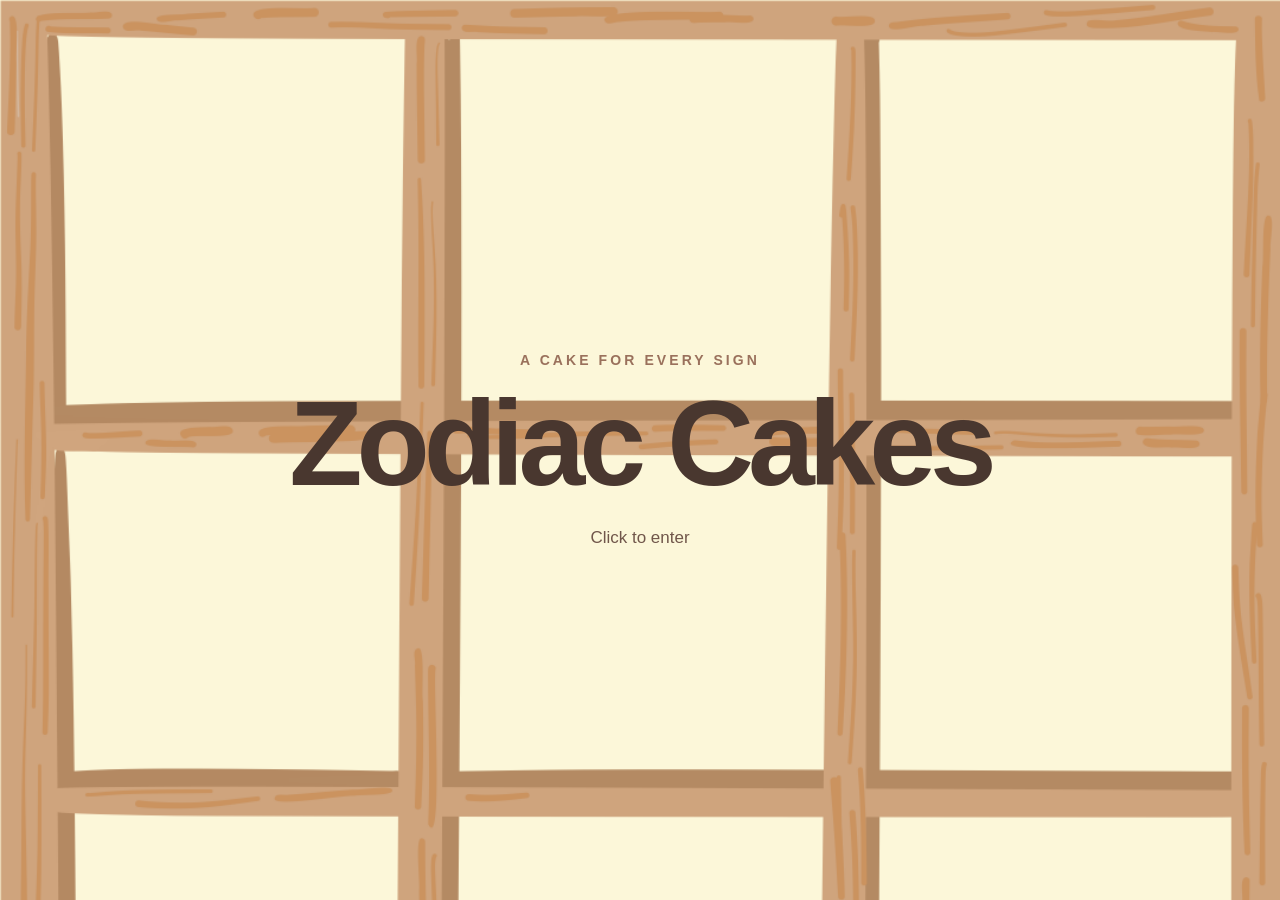
<file: index.html>
<!DOCTYPE html>
<html lang="en">
<head>
  <meta charset="UTF-8">

  <meta
    name="viewport"
    content="width=device-width, initial-scale=1.0"
  >

  <title>Zodiac Cakes</title>

 <link rel="stylesheet" href="css/style.css">
</head>

<body class="welcome-page">

  <a class="welcome-link" href="gallery.html">
    <p class="welcome-eyebrow">A cake for every sign</p>

    <h1>Zodiac Cakes</h1>

    <p class="welcome-instruction">
      Click to enter
    </p>
  </a>

</body>
</html>
</file>
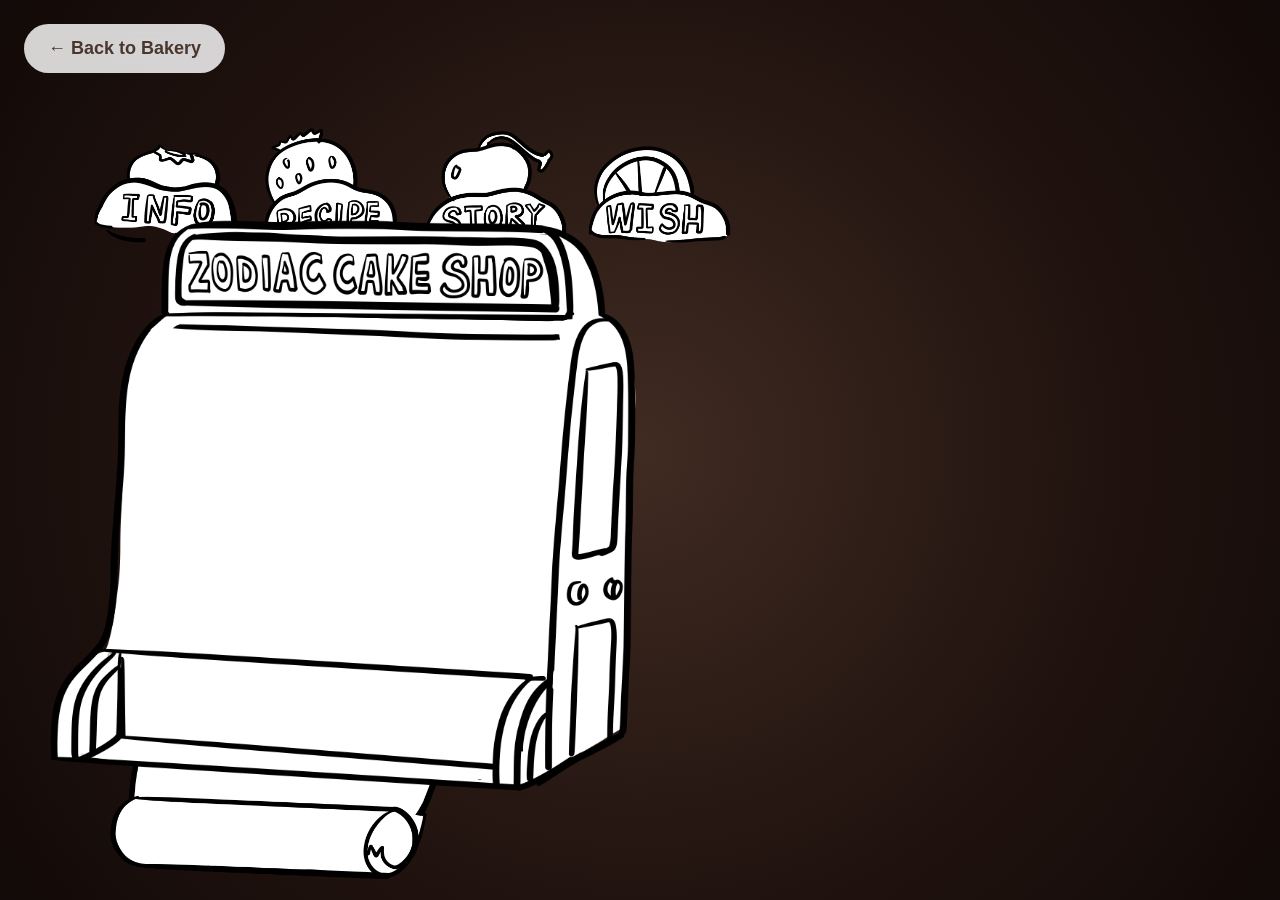
<file: cake.html>
<!DOCTYPE html>
<html lang="en">
<head>
  <meta charset="UTF-8">

  <meta
    name="viewport"
    content="width=device-width, initial-scale=1.0"
  >

  <title>Zodiac Cake Bakery</title>

  <link rel="stylesheet" href="css/detail.css">
</head>

<body class="detail-page">

  <a class="back-button" href="gallery.html">
    ← Back to Bakery
  </a>

  <main class="bakery-layout">

    <!-- LEFT: CAKE DISPLAY -->
    <div class="cake-section">

      <nav class="cake-tabs" aria-label="Cake information tabs">

        <button class="tab-button active" type="button">
          <img
            src="images/ui/tabs/infotab-down.png"
            alt="Info"
          >
        </button>

        <button class="tab-button" type="button">
          <img
            src="images/ui/tabs/recipetab-up.png"
            alt="Recipe"
          >
        </button>

        <button class="tab-button" type="button">
          <img
            src="images/ui/tabs/storytab-up.png"
            alt="Story"
          >
        </button>

        <button class="tab-button" type="button">
          <img
            src="images/ui/tabs/wishtab-up.png"
            alt="Wish"
          >
        </button>

      </nav>

      <div class="cake-frame">

        <img
          class="main-frame-image"
          src="images/ui/frame/frame-main.png"
          alt=""
        >

        <div class="cake-display-content">

          <!-- 之後再把蛋糕放進這裡 -->
          <p class="temporary-label">
            Cake goes here
          </p>

        </div>

      </div>

    </section>


    <!-- RIGHT: REGISTER AND RECEIPT -->
    <div class="register-section">

      <div class="register-wrap">

        <img
          class="register-image"
          src="images/ui/register/register-main.png"
          alt="Zodiac Cake Shop cash register"
        >

        <div class="receipt-area">

          <div class="receipt-stack">

            <img
              class="receipt-paper"
              src="images/ui/register/receipt-stage-3.png"
              alt=""
            >

            <div class="receipt-content">

              <p class="receipt-shop-name">
                ZODIAC CAKE SHOP
              </p>

              <div class="receipt-divider"></div>

              <h1>ARIES</h1>

              <p>
                March 21 – April 19
              </p>

              <p>
                Element: Fire
              </p>

            </div>

            <img
              class="receipt-roll"
              src="images/ui/register/roll-4.png"
              alt=""
            >

          </div>

        </div>

      </div>

    </section>

  </main>

</body>
</html>
</file>
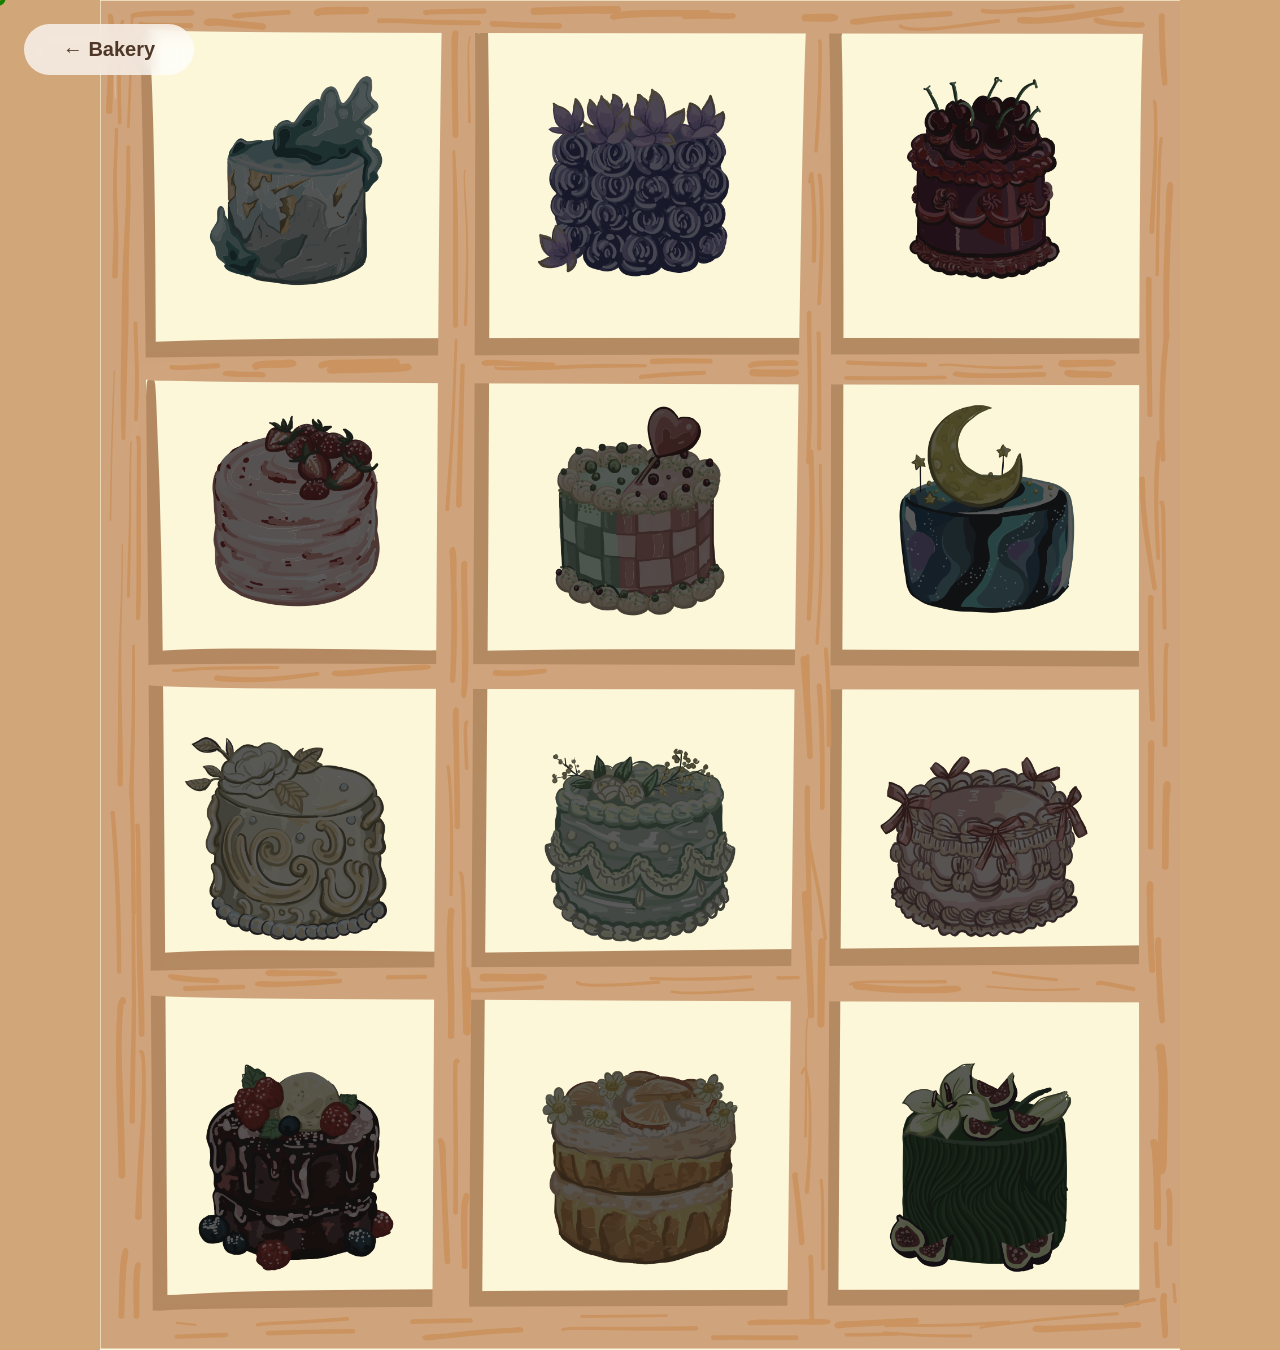
<file: gallery.html>
<!DOCTYPE html>
<html lang="en">
<head>
  <meta charset="UTF-8">

  <meta
    name="viewport"
    content="width=device-width, initial-scale=1.0"
  >

  <title>Zodiac Cakes</title>

  <link rel="stylesheet" href="css/style.css">
</head>

<body class="gallery-page">

<a href="index.html" class="home-button">
     ← Bakery
</a>  

  <main class="cake-grid">

<a class="cake-card" href="#" data-sign="aquarius">
  <div class="cake-image-wrap">
    <img
      src="images/cakes/aquarius-cake.png"
      alt="Aquarius zodiac cake"
    >
    <span class="cake-name">Aquarius</span>
  </div>
</a>
    <a class="cake-card" href="#" data-sign="pisces">
      <div class="cake-image-wrap">
        <img
          src="images/cakes/pisces-cake.png"
          alt="Pisces zodiac cake"
        >
     
    <span class="cake-name">Pisces</span>
  </div>
</a>
    <a class="cake-card" href="#" data-sign="aries">
      <div class="cake-image-wrap">
        <img
          src="images/cakes/aries-cake.png"
          alt="Aries zodiac cake"
        >
      </div>
      <span class="cake-name">Aries</span>
    </a>

    <a class="cake-card" href="#" data-sign="taurus">
      <div class="cake-image-wrap">
        <img
          src="images/cakes/taurus-cake.png"
          alt="Taurus zodiac cake"
        >
      </div>
      <span class="cake-name">Taurus</span>
    </a>

    <a class="cake-card" href="#" data-sign="gemini">
      <div class="cake-image-wrap">
        <img
          src="images/cakes/gemini-cake.png"
          alt="Gemini zodiac cake"
        >
      </div>
      <span class="cake-name">Gemini</span>
    </a>

    <a class="cake-card" href="#" data-sign="cancer">
      <div class="cake-image-wrap">
        <img
          src="images/cakes/cancer-cake.png"
          alt="Cancer zodiac cake"
        >
      </div>
      <span class="cake-name">Cancer</span>
    </a>

    <a class="cake-card" href="#" data-sign="leo">
      <div class="cake-image-wrap">
        <img
          src="images/cakes/leo-cake.png"
          alt="Leo zodiac cake"
        >
      </div>
      <span class="cake-name">Leo</span>
    </a>

    <a class="cake-card" href="#" data-sign="virgo">
      <div class="cake-image-wrap">
        <img
          src="images/cakes/virgo-cake.png"
          alt="Virgo zodiac cake"
        >
      </div>
      <span class="cake-name">Virgo</span>
    </a>

    <a class="cake-card" href="#" data-sign="libra">
      <div class="cake-image-wrap">
        <img
          src="images/cakes/libra-cake.png"
          alt="Libra zodiac cake"
        >
      </div>
      <span class="cake-name">Libra</span>
    </a>

    <a class="cake-card" href="#" data-sign="scorpio">
      <div class="cake-image-wrap">
        <img
          src="images/cakes/scorpio-cake.png"
          alt="Scorpio zodiac cake"
        >
      </div>
      <span class="cake-name">Scorpio</span>
    </a>

    <a class="cake-card" href="#" data-sign="sagittarius">
      <div class="cake-image-wrap">
        <img
          src="images/cakes/sagittarius-cake.png"
          alt="Sagittarius zodiac cake"
        >
      </div>
      <span class="cake-name">Sagittarius</span>
    </a>

    <a class="cake-card" href="#" data-sign="capricorn">
      <div class="cake-image-wrap">
        <img
          src="images/cakes/capricorn-cake.png"
          alt="Capricorn zodiac cake"
        >
      </div>
      <span class="cake-name">Capricorn</span>
    </a>

  </main>

  <div class="cursor">
    <img
        id="cursorImage"
        src="images/ui/candle-off.png"
        alt=""
    >
</div>

  <script src="js/script.js"></script>
</body>
</html>
</file>
<file: css/style.css>
/* =========================
   GLOBAL
========================= */

* {
  box-sizing: border-box;
}

html {
  scroll-behavior: smooth;
}

body {
  margin: 0;
  font-family: Arial, Helvetica, sans-serif;
}

/* =========================
   WELCOME PAGE
========================= */

body.welcome-page {
  min-height: 100vh;

  display: flex;
  justify-content: center;
  align-items: center;

  background-image: url("../images/ui/wooden-background.png");
  background-size: cover;
  background-position: center top;
  background-repeat: no-repeat;
}

.welcome-link {
  width: 100%;
  min-height: 100vh;
  padding: 30px;

  display: flex;
  flex-direction: column;
  justify-content: center;
  align-items: center;

  text-align: center;
  text-decoration: none;
  color: #49372f;

  transition: transform 220ms ease;
}

.welcome-link:hover {
  transform: scale(1.02);
}

.welcome-eyebrow {
  margin: 0 0 18px;

  color: #9a715c;
  font-size: 14px;
  font-weight: 700;
  letter-spacing: 0.22em;
  text-transform: uppercase;
}

.welcome-link h1 {
  margin: 0;

  color: #49372f;
  font-size: clamp(56px, 10vw, 120px);
  line-height: 0.95;
  letter-spacing: -0.05em;
}

.welcome-instruction {
  margin: 28px 0 0;

  color: #70564a;
  font-size: 17px;
}

/* =========================
   GALLERY PAGE
========================= */

body.gallery-page {
  min-height: 100vh;

  display: flex;
  justify-content: center;
  align-items: flex-start;

  background: #d1a679;
  overflow-x: hidden;
}

/* Wooden frame containing all 12 cakes */

.cake-grid {
  width: min(100%, 1080px);
  aspect-ratio: 1080 / 1350;

  display: grid;
  grid-template-columns: repeat(3, 1fr);
  grid-template-rows: repeat(4, 1fr);

  padding: 3.5% 3.2%;
  gap: 4.2% 3.3%;

  background-image: url("../images/ui/wooden-background.png");
  background-size: 100% 100%;
  background-position: center;
  background-repeat: no-repeat;

  overflow: hidden;
}

/* Individual cake card */

.cake-card {
  position: relative;

  display: block;
  min-width: 0;
  min-height: 0;

  padding: 0;
  border: 0;
  background: transparent;

  color: inherit;
  text-decoration: none;

  transition: transform 260ms ease;
}

.cake-card:hover {
  transform: translateY(-5px);
}

/* Image container */

.cake-image-wrap {
  position: relative;

  width: 100%;
  height: 100%;

  display: flex;
  justify-content: center;
  align-items: center;

  overflow: hidden;
}

/* Cake image */

.cake-card img {
  display: block;

  width: 82%;
  height: 82%;
  max-width: 82%;
  max-height: 82%;

  object-fit: contain;
  object-position: center;

  filter:
    brightness(0.35)
    saturate(0.65);

  transition:
    filter 300ms ease,
    transform 300ms ease;
}

/* Cake lights up on hover */

.cake-card:hover img {
  filter:
    brightness(1.12)
    saturate(1.04)
    drop-shadow(0 0 8px rgba(255, 255, 255, 0.95))
    drop-shadow(0 0 20px rgba(255, 255, 255, 0.75))
    drop-shadow(0 0 34px rgba(255, 255, 255, 0.45));

  transform: scale(1.06);
}

/* Zodiac name shown in the center */

.cake-name {
  position: absolute;
  top: 50%;
  left: 50%;

  transform: translate(-50%, -40%);
  opacity: 0;

  color: white;
  font-size: clamp(16px, 2.3vw, 32px);
  font-weight: 700;
  letter-spacing: 0.04em;
  text-align: center;

  text-shadow:
    0 3px 12px rgba(0, 0, 0, 0.65);

  pointer-events: none;

  transition:
    opacity 200ms ease,
    transform 200ms ease;
}

.cake-card:hover .cake-name {
  opacity: 1;
  transform: translate(-50%, -50%);
}

/* Hide old headings if they still exist under cards */

.cake-card > h2 {
  display: none;
}

/* =========================
   HOME BUTTON
========================= */

.home-button {
  position: fixed;
  top: 24px;
  left: 24px;

  z-index: 1000;

  padding: 14px 24px;
  min-width: 170px;

  border-radius: 999px;

  color: #4f3728;
  background: rgba(255, 255, 255, 0.72);

  font-size: 20px;
  font-weight: 700;
  text-align: center;
  text-decoration: none;

  backdrop-filter: blur(8px);

  transition:
    transform 250ms ease,
    background 250ms ease;
}

.home-button:hover {
  transform: translateX(-4px);
  background: white;
}

/* =========================
   CANDLE CURSOR
========================= */

body.gallery-page,
body.gallery-page * {
  cursor: none !important;
}

.cursor {
  position: fixed;
  left: 0;
  top: 0;

  width: 100px;

  pointer-events: none;
  z-index: 9999;

  transform: translate(-50%, -90%);
}

#cursorImage {
  display: block;
  width: 100%;
  height: auto;

  transition: filter 180ms ease;
}

#cursorImage.is-lit {
  filter:
    brightness(1.15)
    drop-shadow(0 0 6px rgba(255, 240, 170, 1))
    drop-shadow(0 0 16px rgba(255, 178, 60, 0.95))
    drop-shadow(0 0 28px rgba(255, 120, 30, 0.55));
}

/* =========================
   RESPONSIVE
========================= */

@media (max-width: 820px) {
  .home-button {
    top: 14px;
    left: 14px;

    padding: 8px 12px;
    font-size: 15px;
  }

  .cursor {
    width: 75px;
  }

  .cake-card img {
    width: 86%;
    height: 86%;
    max-width: 86%;
    max-height: 86%;
  }
}

@media (max-width: 520px) {
  .cake-name {
    font-size: 15px;
  }

  .cursor {
    display: none;
  }

  body.gallery-page,
  body.gallery-page * {
    cursor: auto !important;
  }
}
</file>
<file: css/detail.css>
/* =========================
   RESET
========================= */

* {
  box-sizing: border-box;
}

html {
  min-height: 100%;
}

body {
  margin: 0;
}


/* =========================
   PAGE
========================= */

body.detail-page {
  min-height: 100vh;

  background:
    radial-gradient(
      circle at center,
      #402b22 0%,
      #21130f 58%,
      #120a08 100%
    );

  font-family: Arial, Helvetica, sans-serif;
  color: #2e1f19;
}


/* =========================
   BACK BUTTON
========================= */

.back-button {
  position: fixed;
  top: 24px;
  left: 24px;

  z-index: 100;

  min-width: 190px;
  padding: 14px 24px;

  border-radius: 999px;

  background: rgba(255, 255, 255, 0.82);
  color: #49372f;

  font-size: 18px;
  font-weight: 700;
  text-align: center;
  text-decoration: none;

  backdrop-filter: blur(8px);

  transition:
    transform 200ms ease,
    background 200ms ease;
}

.back-button:hover {
  transform: translateX(-4px);
  background: white;
}


/* =========================
   MAIN LAYOUT
========================= */

.bakery-layout {
  width: min(1500px, 94vw);
  min-height: 100vh;

  margin: 0 auto;
  padding: 110px 0 70px;

  display: grid;
  grid-template-columns:
    minmax(0, 1.55fr)
    minmax(360px, 1fr);

  align-items: start;

  gap: clamp(10px, 1.5vw, 26px);
}


/* =========================
   LEFT CAKE SECTION
========================= */

.cake-section {
  position: relative;
  min-width: 0;

  padding-top: 75px;
}


/* =========================
   TABS
========================= */

.cake-tabs {
  position: absolute;
  top: 0;
  left: 7%;
  right: 3%;

  z-index: 5;

  display: grid;
  grid-template-columns: repeat(4, 1fr);
  align-items: end;

  gap: clamp(2px, 0.8vw, 12px);
}

.tab-button {
  appearance: none;

  display: flex;
  justify-content: center;
  align-items: flex-end;

  padding: 0;

  border: 0;
  background: transparent;

  cursor: pointer;

  transition: transform 180ms ease;
}

.tab-button:hover {
  transform: translateY(-7px);
}

.tab-button img {
  display: block;

  width: 100%;
  max-width: 185px;
  height: auto;

  pointer-events: none;
}


/* =========================
   MAIN FRAME
========================= */

.cake-frame{

position:absolute;

left:0;

top:120px;

width:920px;

}

.main-frame-image {
  position: absolute;
  inset: 0;

  z-index: 2;

  display: block;

  width: 100%;
  height: 100%;

  object-fit: contain;

  pointer-events: none;
}

.cake-display-content {
  position: absolute;

  /*
    这四个百分比控制内容落在框内的位置。
    后面放蛋糕时可继续微调。
  */
  top: 22%;
  right: 8%;
  bottom: 12%;
  left: 8%;

  z-index: 1;

  display: flex;
  justify-content: center;
  align-items: center;

  overflow: hidden;
}

.temporary-label {
  margin: 0;

  color: rgba(255, 255, 255, 0.65);

  font-size: clamp(22px, 3vw, 48px);
  font-weight: 700;
}


/* =========================
   REGISTER SECTION
========================= */

.cash-register{

position:absolute;

right:60px;

top:140px;

width:470px;

z-index:20;

}

.register-wrap {
  position: relative;

  width: 100%;
  max-width: 610px;

  margin: 0;
}

.register-image {
  position: relative;

  z-index: 5;

  display: block;

  width: 100%;
  height: auto;

  pointer-events: none;
}


/* =========================
   RECEIPT
========================= */

.receipt-area {
  position: absolute;

  /*
    调整 receipt 从收银机的哪个位置出现
  */
  top: 24%;
  left: 6%;

  z-index: 3;

  width: 77%;
}

.receipt-stack {
  position: relative;

  width: 100%;
  aspect-ratio: 1 / 1.17;
}

.receipt-paper {
  position: absolute;
  inset: 0;

  z-index: 1;

  display: block;

  width: 100%;
  height: 100%;

  object-fit: contain;
}


/*
  Receipt 文字层
*/

.receipt-content {
  position: absolute;

  top: 14%;
  right: 17%;
  bottom: 17%;
  left: 14%;

  z-index: 2;

  overflow: hidden;

  color: #17110e;
  text-align: center;
}

.receipt-shop-name {
  margin: 0 0 10px;

  font-size: clamp(9px, 1vw, 15px);
  font-weight: 800;
  letter-spacing: 0.12em;
}

.receipt-divider {
  width: 100%;
  margin: 10px 0 18px;

  border-top: 2px dashed #17110e;
}

.receipt-content h1 {
  margin: 0 0 18px;

  font-size: clamp(24px, 3vw, 48px);
  line-height: 1;
  letter-spacing: 0.05em;
}

.receipt-content p {
  margin: 9px 0;

  font-size: clamp(11px, 1.25vw, 18px);
  line-height: 1.4;
}


/*
  卷纸覆盖在 receipt-stage-3 上面
*/

.receipt-roll {
  position: absolute;

  left: 1%;
  bottom: -1%;

  z-index: 4;

  display: block;

  width: 96%;
  height: auto;

  pointer-events: none;
}


/* =========================
   RESPONSIVE
========================= */

@media (max-width: 1000px) {
  .bakery-layout {
    width: min(900px, 94vw);

    grid-template-columns: 1fr;
    gap: 20px;
  }

  .cake-section {
    padding-top: 70px;
  }

  .register-section {
    width: min(520px, 86vw);

    margin: -15px auto 0;
    padding-top: 0;
  }
}

@media (max-width: 600px) {
  .back-button {
    top: 14px;
    left: 14px;

    min-width: 0;
    padding: 10px 15px;

    font-size: 14px;
  }

  .bakery-layout {
    padding-top: 90px;
  }

  .cake-section {
    padding-top: 48px;
  }

  .cake-tabs {
    left: 3%;
    right: 1%;
  }

  .tab-button:hover {
    transform: none;
  }

  .temporary-label {
    font-size: 20px;
  }
}
</file>
